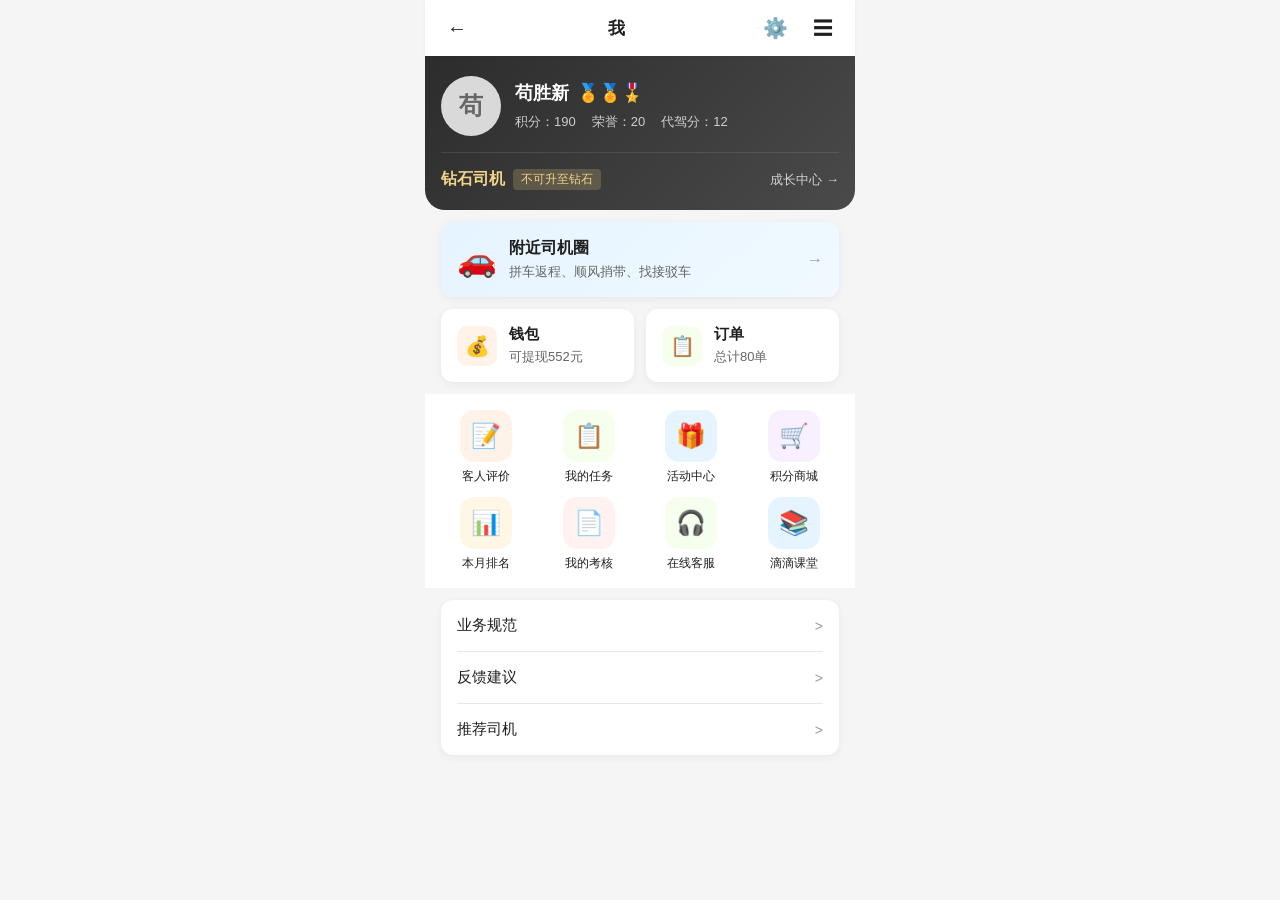
<file: index.html>
<!DOCTYPE html>
<html lang="zh-CN">
<head>
  <meta charset="UTF-8">
  <meta name="viewport" content="width=device-width, initial-scale=1.0, maximum-scale=1.0, user-scalable=no">
  <title>我</title>
  <link rel="stylesheet" href="css/style.css">
</head>
<body>
  <div class="app-container" style="padding-bottom:20px;">
    <div class="app-header">
      <div class="back-btn" onclick="goBack()">←</div>
      <div class="title">我</div>
      <div style="display:flex;gap:16px;">
        <div class="header-action">⚙️</div>
        <div class="header-action">☰</div>
      </div>
    </div>

    <!-- 个人信息卡 -->
    <div class="profile-card">
      <div class="profile-header">
        <div class="avatar avatar-lg" style="background:#d9d9d9;color:#666;">苟</div>
        <div style="flex:1;">
          <div class="name-row">
            <span>苟胜新</span>
            <span>🏅🏅🎖️</span>
          </div>
          <div class="stats-row">
            <span>积分：190</span>
            <span>荣誉：20</span>
            <span>代驾分：12</span>
          </div>
        </div>
      </div>
      <div class="level-row">
        <div class="level-badge">
          <span class="level-text">钻石司机</span>
          <span class="level-tag">不可升至钻石</span>
        </div>
        <div class="growth-link">成长中心 →</div>
      </div>
    </div>

    <!-- 附近司机圈入口 -->
    <a href="circle.html" class="card highlight-card" style="display:flex;align-items:center;gap:12px;">
      <div style="font-size:32px;">🚗</div>
      <div style="flex:1;">
        <div style="font-size:16px;font-weight:600;">附近司机圈</div>
        <div style="font-size:13px;color:var(--text-secondary);margin-top:4px;">拼车返程、顺风捎带、找接驳车</div>
      </div>
      <div class="arrow" style="color:var(--text-tertiary);">→</div>
    </a>

    <!-- 钱包/订单摘要 -->
    <div class="summary-cards">
      <div class="summary-card">
        <div class="icon wallet">💰</div>
        <div class="info">
          <div class="label">钱包</div>
          <div class="value">可提现552元</div>
        </div>
      </div>
      <div class="summary-card">
        <div class="icon order">📋</div>
        <div class="info">
          <div class="label">订单</div>
          <div class="value">总计80单</div>
        </div>
      </div>
    </div>

    <!-- 功能网格 -->
    <div class="feature-grid">
      <div class="feature-item">
        <div class="feature-icon" style="background:#fff2e8;">📝</div>
        <span class="feature-name">客人评价</span>
      </div>
      <div class="feature-item">
        <div class="feature-icon" style="background:#f6ffed;">📋</div>
        <span class="feature-name">我的任务</span>
      </div>
      <div class="feature-item">
        <div class="feature-icon" style="background:#e6f4ff;">🎁</div>
        <span class="feature-name">活动中心</span>
      </div>
      <div class="feature-item">
        <div class="feature-icon" style="background:#f9f0ff;">🛒</div>
        <span class="feature-name">积分商城</span>
      </div>
      <div class="feature-item">
        <div class="feature-icon" style="background:#fff7e6;">📊</div>
        <span class="feature-name">本月排名</span>
      </div>
      <div class="feature-item">
        <div class="feature-icon" style="background:#fff2f0;">📄</div>
        <span class="feature-name">我的考核</span>
      </div>
      <div class="feature-item">
        <div class="feature-icon" style="background:#f6ffed;">🎧</div>
        <span class="feature-name">在线客服</span>
      </div>
      <div class="feature-item">
        <div class="feature-icon" style="background:#e6f4ff;">📚</div>
        <span class="feature-name">滴滴课堂</span>
      </div>
    </div>

    <!-- 菜单列表 -->
    <div class="menu-list">
      <div class="menu-item">
        <div class="left">
          <span class="label">业务规范</span>
        </div>
        <span class="arrow">></span>
      </div>
      <div class="menu-item">
        <div class="left">
          <span class="label">反馈建议</span>
        </div>
        <span class="arrow">></span>
      </div>
      <div class="menu-item">
        <div class="left">
          <span class="label">推荐司机</span>
        </div>
        <span class="arrow">></span>
      </div>
    </div>
  </div>

  <script src="js/app.js"></script>
</body>
</html>
</file>
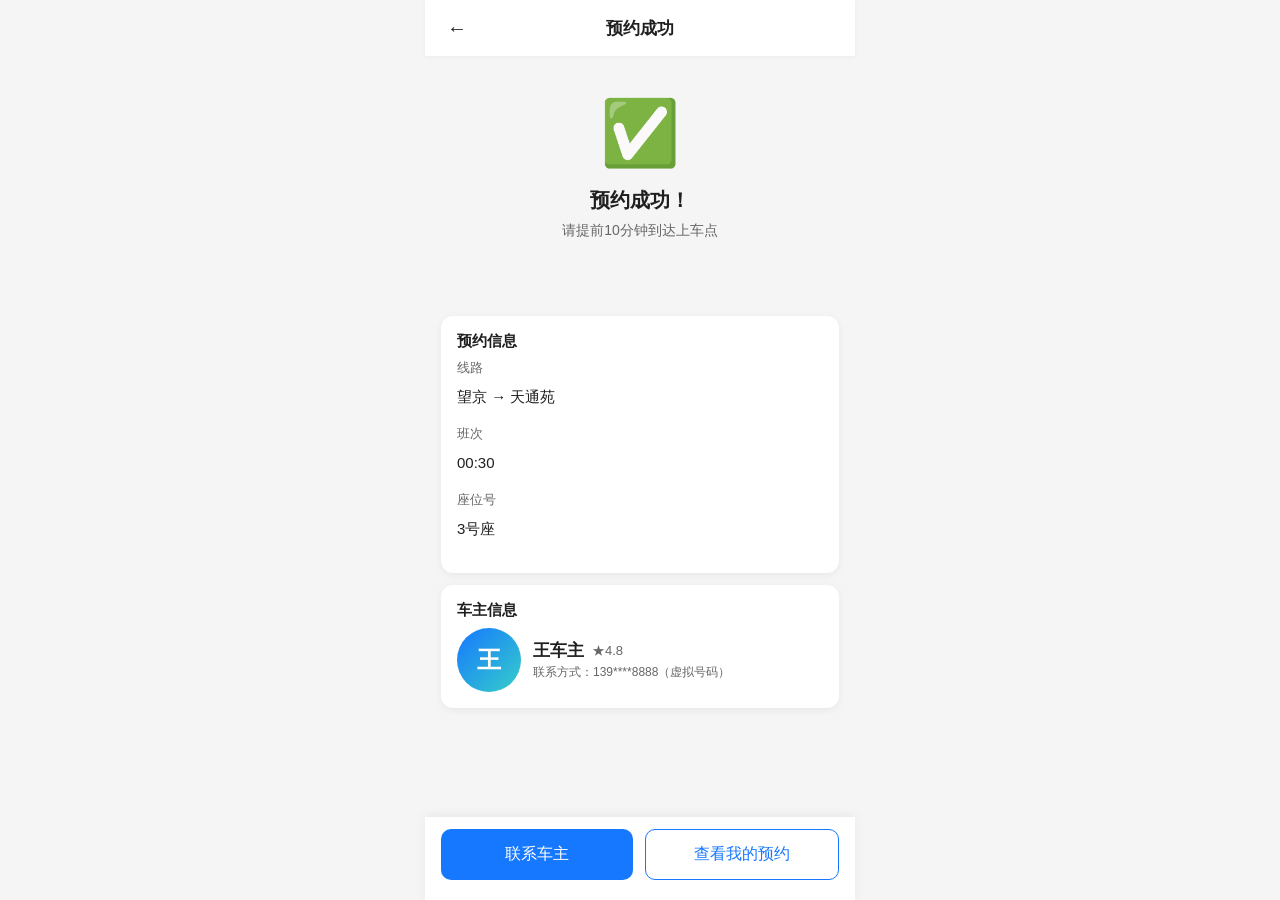
<file: booking-success.html>
<!DOCTYPE html>
<html lang="zh-CN">
<head>
  <meta charset="UTF-8">
  <meta name="viewport" content="width=device-width, initial-scale=1.0, maximum-scale=1.0, user-scalable=no">
  <title>预约成功</title>
  <link rel="stylesheet" href="css/style.css">
</head>
<body>
  <div class="app-container">
    <div class="app-header">
      <div class="back-btn" onclick="goBack()">←</div>
      <div class="title">预约成功</div>
      <div class="header-action"></div>
    </div>

    <div class="success-page">
      <div class="success-icon">✅</div>
      <div class="success-title">预约成功！</div>
      <div class="success-desc">请提前10分钟到达上车点</div>
    </div>

    <div class="card">
      <div class="card-title">预约信息</div>
      <div class="detail-section">
        <div class="section-title">线路</div>
        <div class="section-content">望京 → 天通苑</div>
      </div>
      <div class="detail-section">
        <div class="section-title">班次</div>
        <div class="section-content">00:30</div>
      </div>
      <div class="detail-section">
        <div class="section-title">座位号</div>
        <div class="section-content">3号座</div>
      </div>
    </div>

    <div class="card">
      <div class="card-title">车主信息</div>
      <div class="profile-small">
        <div class="avatar avatar-lg">王</div>
        <div class="info">
          <div class="name-row">
            <span style="font-size:17px;font-weight:600;">王车主</span>
            <span class="text-sm text-secondary">★4.8</span>
          </div>
          <div class="sub">联系方式：139****8888（虚拟号码）</div>
        </div>
      </div>
    </div>

    <div class="bottom-bar">
      <button class="btn btn-primary btn-block" onclick="showToast('正在拨出虚拟号码')">联系车主</button>
      <a href="circle.html" class="btn btn-outline btn-block">查看我的预约</a>
    </div>
  </div>

  <script src="js/app.js"></script>
</body>
</html>
</file>
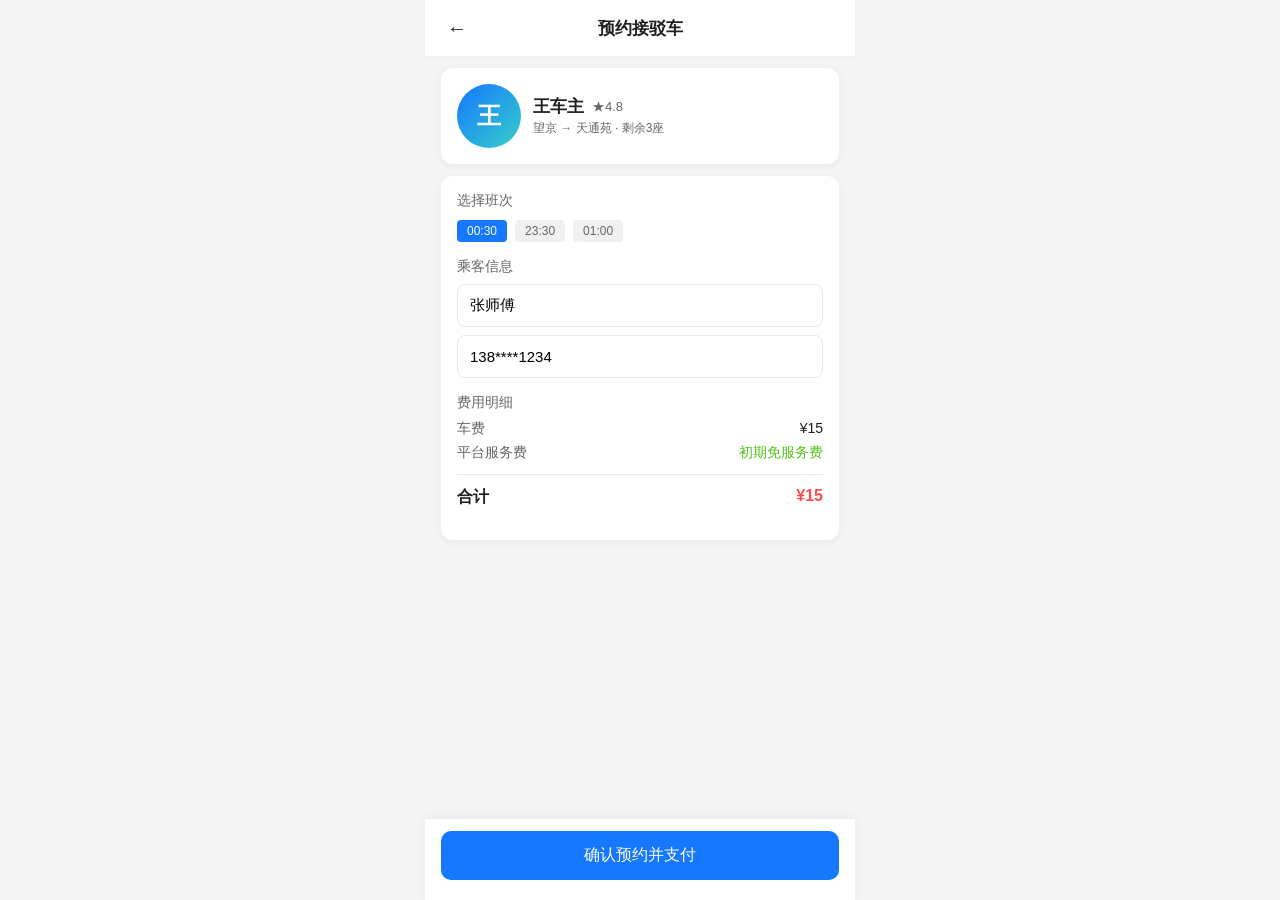
<file: booking.html>
<!DOCTYPE html>
<html lang="zh-CN">
<head>
  <meta charset="UTF-8">
  <meta name="viewport" content="width=device-width, initial-scale=1.0, maximum-scale=1.0, user-scalable=no">
  <title>预约接驳车</title>
  <link rel="stylesheet" href="css/style.css">
</head>
<body>
  <div class="app-container">
    <div class="app-header">
      <div class="back-btn" onclick="goBack()">←</div>
      <div class="title">预约接驳车</div>
      <div class="header-action"></div>
    </div>

    <div class="card">
      <div class="profile-small">
        <div class="avatar avatar-lg" id="owner-avatar">王</div>
        <div class="info">
          <div class="name-row">
            <span id="owner-name" style="font-size:17px;font-weight:600;">王车主</span>
            <span class="text-sm text-secondary">★<span id="owner-rating">4.8</span></span>
          </div>
          <div class="sub" id="line-info">望京 → 天通苑 · 剩余3座</div>
        </div>
      </div>
    </div>

    <div class="card">
      <div class="form-group">
        <label class="form-label">选择班次</label>
        <div id="time-options" class="time-tags">
          <span class="time-tag active" data-price="15">00:30</span>
          <span class="time-tag" data-price="15">23:30</span>
          <span class="time-tag" data-price="15">01:00</span>
        </div>
      </div>

      <div class="form-group">
        <label class="form-label">乘客信息</label>
        <input type="text" class="form-input mb-8" value="张师傅" placeholder="姓名">
        <input type="tel" class="form-input" value="138****1234" placeholder="手机号">
      </div>

      <div class="form-group">
        <label class="form-label">费用明细</label>
        <div style="display:flex;justify-content:space-between;font-size:14px;margin-bottom:6px;">
          <span class="text-secondary">车费</span>
          <span>¥<span id="price-fare">15</span></span>
        </div>
        <div style="display:flex;justify-content:space-between;font-size:14px;">
          <span class="text-secondary">平台服务费</span>
          <span style="color:var(--success);">初期免服务费</span>
        </div>
        <div style="display:flex;justify-content:space-between;font-size:16px;font-weight:600;margin-top:12px;padding-top:12px;border-top:1px solid var(--border);">
          <span>合计</span>
          <span style="color:var(--danger);">¥<span id="price-total">15</span></span>
        </div>
      </div>
    </div>

    <div class="bottom-bar">
      <button class="btn btn-primary btn-block" onclick="confirmBooking()">确认预约并支付</button>
    </div>
  </div>

  <script src="js/app.js"></script>
  <script>
    const shuttleId = getQueryParam('id') || '1';
    const shuttle = mockShuttles.find(s => String(s.id) === shuttleId) || mockShuttles[0];

    document.getElementById('owner-avatar').textContent = shuttle.owner.charAt(0);
    document.getElementById('owner-name').textContent = shuttle.owner;
    document.getElementById('owner-rating').textContent = shuttle.rating;
    document.getElementById('line-info').textContent = `${shuttle.line} · 剩余${shuttle.seats}座`;

    const timeContainer = document.getElementById('time-options');
    timeContainer.innerHTML = shuttle.times.map((t, i) =>
      `<span class="time-tag ${i === 0 ? 'active' : ''}" data-price="${shuttle.price}">${t}</span>`
    ).join('');

    document.getElementById('price-fare').textContent = shuttle.price;
    document.getElementById('price-total').textContent = shuttle.price;

    timeContainer.addEventListener('click', function(e) {
      if (e.target.classList.contains('time-tag')) {
        timeContainer.querySelectorAll('.time-tag').forEach(t => t.classList.remove('active'));
        e.target.classList.add('active');
      }
    });

    function confirmBooking() {
      showToast('正在调起支付...');
      setTimeout(() => {
        window.location.href = 'booking-success.html';
      }, 1200);
    }
  </script>
</body>
</html>
</file>
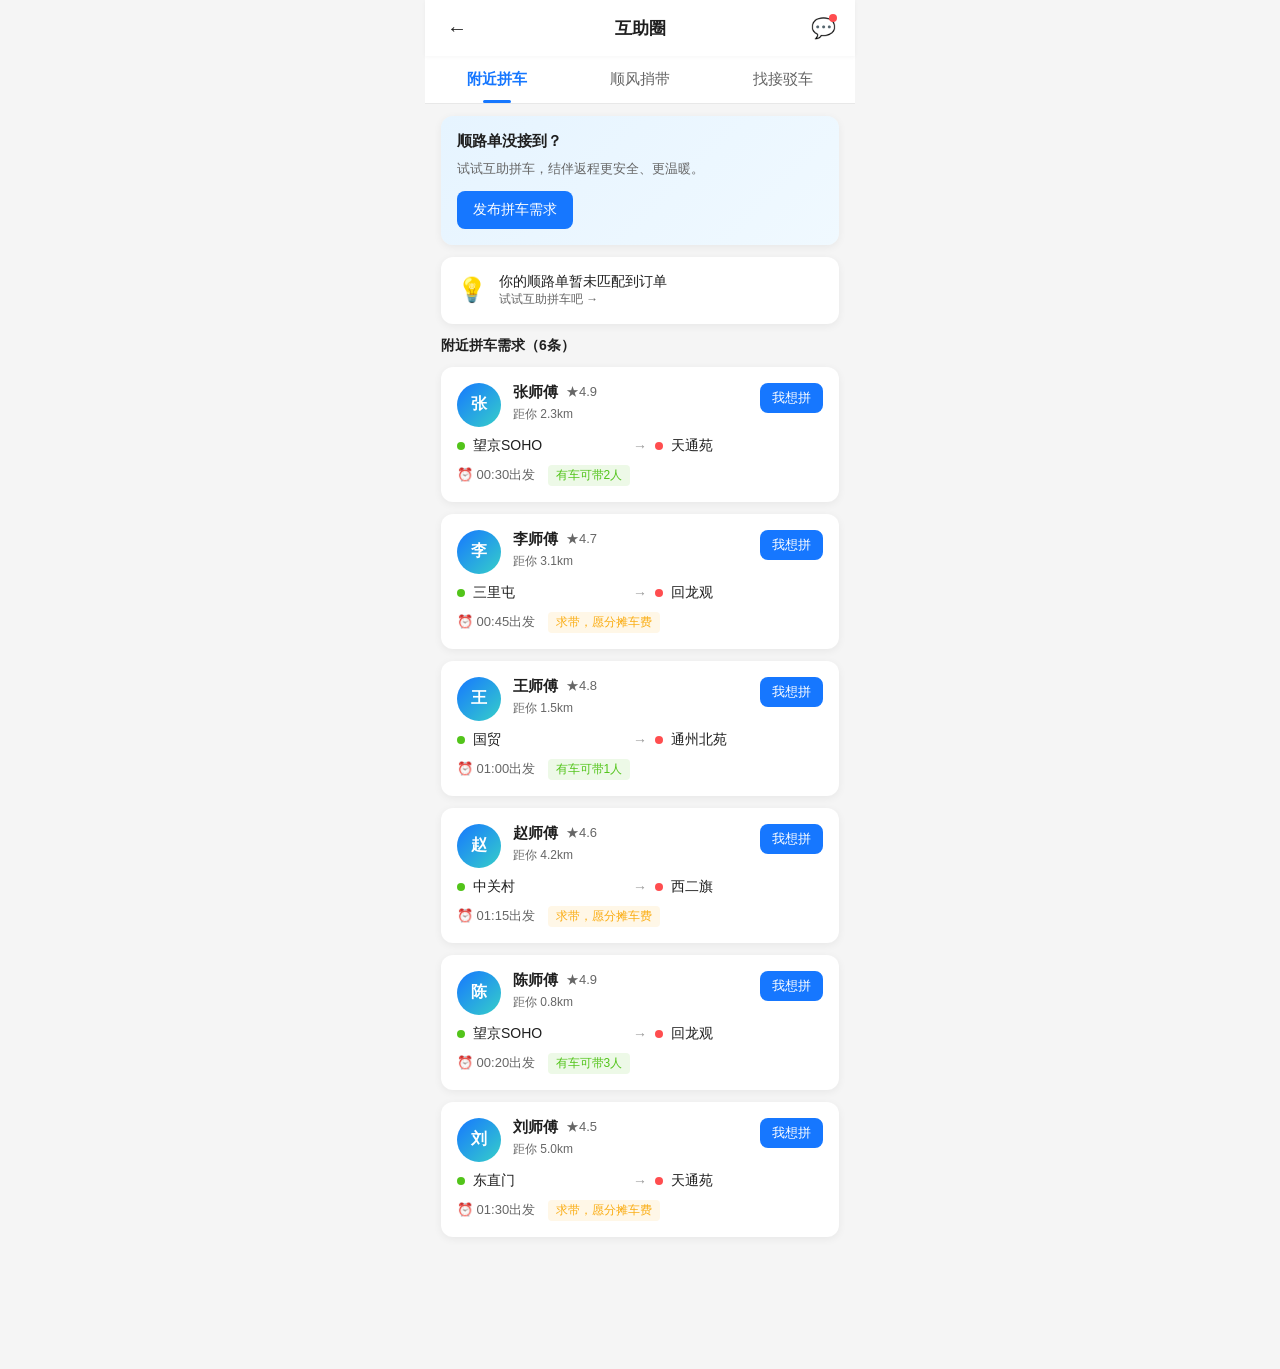
<file: circle.html>
<!DOCTYPE html>
<html lang="zh-CN">
<head>
  <meta charset="UTF-8">
  <meta name="viewport" content="width=device-width, initial-scale=1.0, maximum-scale=1.0, user-scalable=no">
  <title>互助圈</title>
  <link rel="stylesheet" href="css/style.css">
</head>
<body>
  <div class="app-container" style="padding-bottom:20px;">
    <div class="app-header">
      <div class="back-btn" onclick="goBack()">←</div>
      <div class="title">互助圈</div>
      <div class="header-action">
        💬
        <span class="badge"></span>
      </div>
    </div>

    <div class="tab-bar">
      <div class="tab active" data-target="#panel-carpool">附近拼车</div>
      <div class="tab" data-target="#panel-rideshare">顺风捎带</div>
      <div class="tab" data-target="#panel-shuttle">找接驳车</div>
    </div>

    <!-- 附近拼车 Tab -->
    <div id="panel-carpool" class="tab-panel active scroll-list">
      <div class="card" style="background:linear-gradient(135deg,#e6f4ff,#f0f9ff);">
        <div class="card-title">顺路单没接到？</div>
        <div class="card-desc">试试互助拼车，结伴返程更安全、更温暖。</div>
        <a href="publish.html" class="btn btn-primary" style="margin-top:12px;">发布拼车需求</a>
      </div>

      <div class="card" style="display:flex;align-items:center;gap:12px;">
        <div style="font-size:24px;">💡</div>
        <div style="flex:1;">
          <div style="font-size:14px;font-weight:500;">你的顺路单暂未匹配到订单</div>
          <div style="font-size:12px;color:var(--text-secondary);">试试互助拼车吧 →</div>
        </div>
      </div>

      <div style="margin:0 16px 8px;">
        <span style="font-size:14px;font-weight:600;">附近拼车需求（6条）</span>
      </div>

      <div class="card carpool-card">
        <div class="list-item">
          <div class="avatar">张</div>
          <div class="content">
            <div class="name-row" style="display:flex;align-items:center;gap:8px;">
              <span class="name">张师傅</span>
              <span class="text-sm text-secondary">★4.9</span>
            </div>
            <div class="meta">距你 2.3km</div>
          </div>
          <div class="action">
            <a href="detail.html?id=1" class="btn btn-primary btn-sm">我想拼</a>
          </div>
        </div>
        <div class="route-line">
          <span class="dot start"></span>
          <span class="addr">望京SOHO</span>
          <span class="arrow">→</span>
          <span class="dot end"></span>
          <span class="addr">天通苑</span>
        </div>
        <div style="display:flex;justify-content:space-between;align-items:center;">
          <div>
            <span class="text-sm text-secondary">⏰ 00:30出发</span>
            <span class="tag tag-success" style="margin-left:8px;">有车可带2人</span>
          </div>
        </div>
      </div>

      <div class="card carpool-card">
        <div class="list-item">
          <div class="avatar">李</div>
          <div class="content">
            <div class="name-row" style="display:flex;align-items:center;gap:8px;">
              <span class="name">李师傅</span>
              <span class="text-sm text-secondary">★4.7</span>
            </div>
            <div class="meta">距你 3.1km</div>
          </div>
          <div class="action">
            <a href="detail.html?id=2" class="btn btn-primary btn-sm">我想拼</a>
          </div>
        </div>
        <div class="route-line">
          <span class="dot start"></span>
          <span class="addr">三里屯</span>
          <span class="arrow">→</span>
          <span class="dot end"></span>
          <span class="addr">回龙观</span>
        </div>
        <div style="display:flex;justify-content:space-between;align-items:center;">
          <div>
            <span class="text-sm text-secondary">⏰ 00:45出发</span>
            <span class="tag tag-warning" style="margin-left:8px;">求带，愿分摊车费</span>
          </div>
        </div>
      </div>

      <div class="card carpool-card">
        <div class="list-item">
          <div class="avatar">王</div>
          <div class="content">
            <div class="name-row" style="display:flex;align-items:center;gap:8px;">
              <span class="name">王师傅</span>
              <span class="text-sm text-secondary">★4.8</span>
            </div>
            <div class="meta">距你 1.5km</div>
          </div>
          <div class="action">
            <a href="detail.html?id=3" class="btn btn-primary btn-sm">我想拼</a>
          </div>
        </div>
        <div class="route-line">
          <span class="dot start"></span>
          <span class="addr">国贸</span>
          <span class="arrow">→</span>
          <span class="dot end"></span>
          <span class="addr">通州北苑</span>
        </div>
        <div style="display:flex;justify-content:space-between;align-items:center;">
          <div>
            <span class="text-sm text-secondary">⏰ 01:00出发</span>
            <span class="tag tag-success" style="margin-left:8px;">有车可带1人</span>
          </div>
        </div>
      </div>

      <div class="card carpool-card">
        <div class="list-item">
          <div class="avatar">赵</div>
          <div class="content">
            <div class="name-row" style="display:flex;align-items:center;gap:8px;">
              <span class="name">赵师傅</span>
              <span class="text-sm text-secondary">★4.6</span>
            </div>
            <div class="meta">距你 4.2km</div>
          </div>
          <div class="action">
            <a href="detail.html?id=4" class="btn btn-primary btn-sm">我想拼</a>
          </div>
        </div>
        <div class="route-line">
          <span class="dot start"></span>
          <span class="addr">中关村</span>
          <span class="arrow">→</span>
          <span class="dot end"></span>
          <span class="addr">西二旗</span>
        </div>
        <div style="display:flex;justify-content:space-between;align-items:center;">
          <div>
            <span class="text-sm text-secondary">⏰ 01:15出发</span>
            <span class="tag tag-warning" style="margin-left:8px;">求带，愿分摊车费</span>
          </div>
        </div>
      </div>

      <div class="card carpool-card">
        <div class="list-item">
          <div class="avatar">陈</div>
          <div class="content">
            <div class="name-row" style="display:flex;align-items:center;gap:8px;">
              <span class="name">陈师傅</span>
              <span class="text-sm text-secondary">★4.9</span>
            </div>
            <div class="meta">距你 0.8km</div>
          </div>
          <div class="action">
            <a href="detail.html?id=5" class="btn btn-primary btn-sm">我想拼</a>
          </div>
        </div>
        <div class="route-line">
          <span class="dot start"></span>
          <span class="addr">望京SOHO</span>
          <span class="arrow">→</span>
          <span class="dot end"></span>
          <span class="addr">回龙观</span>
        </div>
        <div style="display:flex;justify-content:space-between;align-items:center;">
          <div>
            <span class="text-sm text-secondary">⏰ 00:20出发</span>
            <span class="tag tag-success" style="margin-left:8px;">有车可带3人</span>
          </div>
        </div>
      </div>

      <div class="card carpool-card">
        <div class="list-item">
          <div class="avatar">刘</div>
          <div class="content">
            <div class="name-row" style="display:flex;align-items:center;gap:8px;">
              <span class="name">刘师傅</span>
              <span class="text-sm text-secondary">★4.5</span>
            </div>
            <div class="meta">距你 5.0km</div>
          </div>
          <div class="action">
            <a href="detail.html?id=6" class="btn btn-primary btn-sm">我想拼</a>
          </div>
        </div>
        <div class="route-line">
          <span class="dot start"></span>
          <span class="addr">东直门</span>
          <span class="arrow">→</span>
          <span class="dot end"></span>
          <span class="addr">天通苑</span>
        </div>
        <div style="display:flex;justify-content:space-between;align-items:center;">
          <div>
            <span class="text-sm text-secondary">⏰ 01:30出发</span>
            <span class="tag tag-warning" style="margin-left:8px;">求带，愿分摊车费</span>
          </div>
        </div>
      </div>
    </div>

    <!-- 顺风捎带 Tab -->
    <div id="panel-rideshare" class="tab-panel scroll-list">
      <div class="card" style="background:linear-gradient(135deg,#fff7e6,#fffbe6);">
        <div class="card-title">顺风捎带 · 自动匹配</div>
        <div class="card-desc">
          当同行司机接到顺路单，系统会自动把顺路的你捎上。车主车上本来就有空位，不产生额外成本。
        </div>
      </div>

      <div style="margin:0 16px 8px;">
        <span style="font-size:14px;font-weight:600;">当前可匹配的顺风车（3条）</span>
      </div>

      <div class="card rideshare-card">
        <div class="list-item">
          <div class="avatar">张</div>
          <div class="content">
            <div class="name-row" style="display:flex;align-items:center;gap:8px;">
              <span class="name">张师傅 的顺路单</span>
              <span class="tag tag-primary">顺风捎带</span>
            </div>
            <div class="meta">距你2.3km · 可捎带1人</div>
          </div>
          <div class="action">
            <button class="btn btn-primary btn-sm" onclick="demoMatch('driverB')">申请搭车</button>
          </div>
        </div>
        <div class="route-line">
          <span class="dot start"></span>
          <span class="addr">望京SOHO附近</span>
          <span class="arrow">→</span>
          <span class="dot end"></span>
          <span class="addr">天通苑</span>
        </div>
        <div style="display:flex;justify-content:space-between;align-items:center;">
          <div>
            <span class="text-sm text-secondary">⏰ 00:30 到达</span>
            <span class="text-sm" style="margin-left:12px;color:var(--danger);font-weight:600;">建议费用：15元</span>
          </div>
        </div>
      </div>

      <div class="card rideshare-card">
        <div class="list-item">
          <div class="avatar">王</div>
          <div class="content">
            <div class="name-row" style="display:flex;align-items:center;gap:8px;">
              <span class="name">王师傅 的顺路单</span>
              <span class="tag tag-primary">顺风捎带</span>
            </div>
            <div class="meta">距你3.5km · 可捎带2人</div>
          </div>
          <div class="action">
            <button class="btn btn-primary btn-sm" onclick="demoMatch('driverB')">申请搭车</button>
          </div>
        </div>
        <div class="route-line">
          <span class="dot start"></span>
          <span class="addr">三里屯附近</span>
          <span class="arrow">→</span>
          <span class="dot end"></span>
          <span class="addr">回龙观</span>
        </div>
        <div style="display:flex;justify-content:space-between;align-items:center;">
          <div>
            <span class="text-sm text-secondary">⏰ 00:45 到达</span>
            <span class="text-sm" style="margin-left:12px;color:var(--danger);font-weight:600;">建议费用：18元</span>
          </div>
        </div>
      </div>

      <div class="card rideshare-card">
        <div class="list-item">
          <div class="avatar">李</div>
          <div class="content">
            <div class="name-row" style="display:flex;align-items:center;gap:8px;">
              <span class="name">李师傅 的顺路单</span>
              <span class="tag tag-primary">顺风捎带</span>
            </div>
            <div class="meta">距你1.8km · 可捎带1人</div>
          </div>
          <div class="action">
            <button class="btn btn-primary btn-sm" onclick="demoMatch('driverB')">申请搭车</button>
          </div>
        </div>
        <div class="route-line">
          <span class="dot start"></span>
          <span class="addr">国贸附近</span>
          <span class="arrow">→</span>
          <span class="dot end"></span>
          <span class="addr">通州北苑</span>
        </div>
        <div style="display:flex;justify-content:space-between;align-items:center;">
          <div>
            <span class="text-sm text-secondary">⏰ 01:00 到达</span>
            <span class="text-sm" style="margin-left:12px;color:var(--danger);font-weight:600;">建议费用：12元</span>
          </div>
        </div>
      </div>

      <div class="card" style="text-align:center;">
        <div class="text-sm text-secondary">想体验系统自动匹配的弹窗流程？点击下方按钮模拟。</div>
        <div style="display:flex;gap:10px;margin-top:12px;">
          <button class="btn btn-outline" style="flex:1;" onclick="demoMatch('driverA')">模拟车主视角</button>
          <button class="btn btn-outline" style="flex:1;" onclick="demoMatch('driverB')">模拟乘客视角</button>
        </div>
      </div>
    </div>

    <!-- 找接驳车 Tab -->
    <div id="panel-shuttle" class="tab-panel scroll-list">
      <div class="card" style="padding:12px 16px;">
        <div style="display:flex;gap:10px;">
          <span class="tag tag-primary">按线路筛选</span>
          <span class="tag tag-primary">按时间筛选</span>
          <span class="tag tag-primary">按价格排序</span>
        </div>
      </div>

      <div style="margin:0 16px 8px;">
        <span style="font-size:14px;font-weight:600;">推荐线路（5条）</span>
      </div>

      <div class="card shuttle-card">
        <div class="shuttle-line">
          <span class="line-name">望京 → 天通苑</span>
          <span class="price">💰 15元/人</span>
        </div>
        <div class="time-tags">
          <span class="time-tag">⏰ 00:30</span>
          <span class="time-tag">⏰ 23:30</span>
          <span class="time-tag">⏰ 01:00</span>
        </div>
        <div style="display:flex;justify-content:space-between;align-items:center;margin-top:8px;">
          <div class="text-sm text-secondary">剩余3座 · 王车主 ★4.8 · 五菱宏光 7座</div>
          <a href="booking.html?id=1" class="btn btn-primary btn-sm">预约</a>
        </div>
      </div>

      <div class="card shuttle-card">
        <div class="shuttle-line">
          <span class="line-name">国贸 → 通州北苑</span>
          <span class="price">💰 12元/人</span>
        </div>
        <div class="time-tags">
          <span class="time-tag">⏰ 00:00</span>
          <span class="time-tag">⏰ 00:45</span>
          <span class="time-tag">⏰ 01:30</span>
        </div>
        <div style="display:flex;justify-content:space-between;align-items:center;margin-top:8px;">
          <div class="text-sm text-secondary">剩余2座 · 刘车主 ★4.9 · 比亚迪宋 5座</div>
          <a href="booking.html?id=2" class="btn btn-primary btn-sm">预约</a>
        </div>
      </div>

      <div class="card shuttle-card">
        <div class="shuttle-line">
          <span class="line-name">三里屯 → 回龙观</span>
          <span class="price">💰 18元/人</span>
        </div>
        <div class="time-tags">
          <span class="time-tag">⏰ 23:50</span>
          <span class="time-tag">⏰ 00:40</span>
          <span class="time-tag">⏰ 01:20</span>
        </div>
        <div style="display:flex;justify-content:space-between;align-items:center;margin-top:8px;">
          <div class="text-sm text-secondary">剩余4座 · 陈车主 ★4.7 · 别克GL8 7座</div>
          <a href="booking.html?id=3" class="btn btn-primary btn-sm">预约</a>
        </div>
      </div>

      <div class="card shuttle-card">
        <div class="shuttle-line">
          <span class="line-name">中关村 → 西二旗</span>
          <span class="price">💰 10元/人</span>
        </div>
        <div class="time-tags">
          <span class="time-tag">⏰ 00:15</span>
          <span class="time-tag">⏰ 01:00</span>
        </div>
        <div style="display:flex;justify-content:space-between;align-items:center;margin-top:8px;">
          <div class="text-sm text-secondary">剩余5座 · 杨车主 ★4.8 · 大众帕萨特 5座</div>
          <a href="booking.html?id=4" class="btn btn-primary btn-sm">预约</a>
        </div>
      </div>

      <div class="card shuttle-card">
        <div class="shuttle-line">
          <span class="line-name">东直门 → 天通苑</span>
          <span class="price">💰 16元/人</span>
        </div>
        <div class="time-tags">
          <span class="time-tag">⏰ 23:40</span>
          <span class="time-tag">⏰ 00:30</span>
          <span class="time-tag">⏰ 01:10</span>
        </div>
        <div style="display:flex;justify-content:space-between;align-items:center;margin-top:8px;">
          <div class="text-sm text-secondary">剩余1座 · 周车主 ★4.6 · 丰田凯美瑞 5座</div>
          <a href="booking.html?id=5" class="btn btn-primary btn-sm">预约</a>
        </div>
      </div>

      <div class="card" style="text-align:center;">
        <div class="text-sm text-secondary">有闲置车辆？成为接驳车车主，帮助更多司机返程。</div>
        <button class="btn btn-outline mt-12" style="width:100%;">成为接驳车车主</button>
      </div>
    </div>
  </div>

  <!-- 顺风捎带：车主视角弹窗 -->
  <div class="modal-overlay" id="modal-driverA" data-close-on-click="false">
    <div class="modal">
      <div class="modal-icon">🔔</div>
      <div class="modal-title">捎带同行司机</div>
      <div class="modal-desc" style="text-align:left;">
        <p>司机B想搭你的顺风车回家</p>
        <p style="margin-top:8px;">他的目的地：<strong>天通苑</strong>（在你家附近）</p>
        <p style="margin-top:8px;">他愿意支付：<strong style="color:var(--danger);">15元</strong></p>
      </div>
      <div class="modal-actions">
        <button class="btn btn-gray" onclick="closeModal('#modal-driverA');showToast('已忽略该请求')">算了</button>
        <button class="btn btn-primary" onclick="closeModal('#modal-driverA');showToast('已同意，正在通知B司机')">愿意捎带</button>
      </div>
    </div>
  </div>

  <!-- 顺风捎带：乘客视角弹窗 -->
  <div class="modal-overlay" id="modal-driverB" data-close-on-click="false">
    <div class="modal">
      <div class="modal-icon">🚗</div>
      <div class="modal-title">找到顺风车！</div>
      <div class="modal-desc" style="text-align:left;">
        <p>司机A刚接到顺路单</p>
        <p style="margin-top:8px;">终点在你家附近（<strong>天通苑</strong>）</p>
        <p style="margin-top:8px;">建议费用：<strong style="color:var(--danger);">15元</strong></p>
      </div>
      <div class="modal-actions">
        <button class="btn btn-gray" onclick="closeModal('#modal-driverB');showToast('已关闭推荐')">不感兴趣</button>
        <button class="btn btn-primary" onclick="closeModal('#modal-driverB');showToast('申请已发送，等待A司机确认')">申请搭车</button>
      </div>
    </div>
  </div>

  <script src="js/app.js"></script>
  <script>
    function switchTab(panelId) {
      document.querySelectorAll('.tab').forEach(t => t.classList.remove('active'));
      document.querySelectorAll('.tab-panel').forEach(p => p.classList.remove('active'));
      document.querySelector(`.tab[data-target="#${panelId}"]`)?.classList.add('active');
      document.getElementById(panelId)?.classList.add('active');
    }

    function demoMatch(role) {
      if (role === 'driverA') {
        openModal('#modal-driverA');
      } else {
        openModal('#modal-driverB');
      }
    }
  </script>
</body>
</html>
</file>
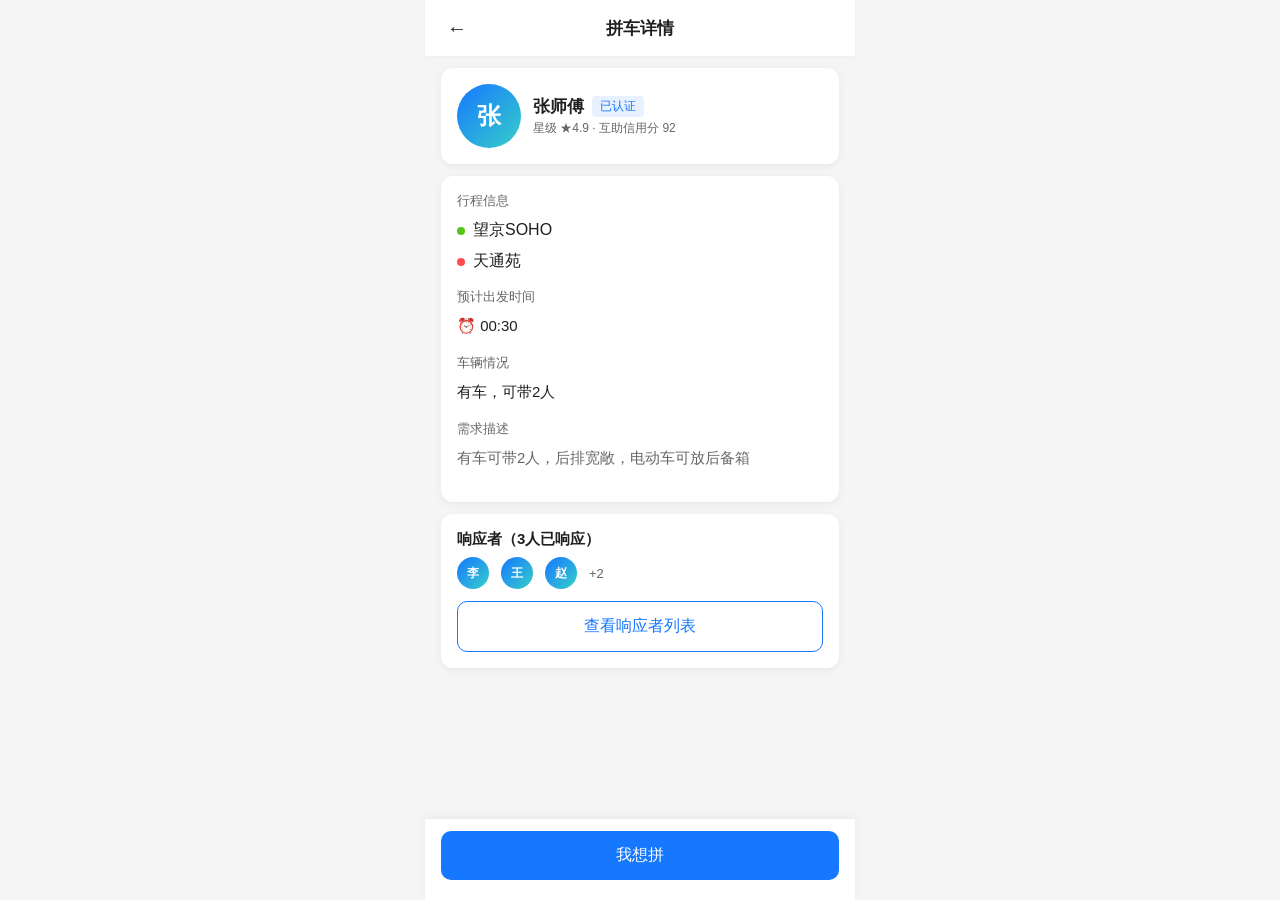
<file: detail.html>
<!DOCTYPE html>
<html lang="zh-CN">
<head>
  <meta charset="UTF-8">
  <meta name="viewport" content="width=device-width, initial-scale=1.0, maximum-scale=1.0, user-scalable=no">
  <title>拼车详情</title>
  <link rel="stylesheet" href="css/style.css">
</head>
<body>
  <div class="app-container">
    <div class="app-header">
      <div class="back-btn" onclick="goBack()">←</div>
      <div class="title">拼车详情</div>
      <div class="header-action"></div>
    </div>

    <div class="card">
      <div class="profile-small">
        <div class="avatar avatar-lg" id="publisher-avatar">张</div>
        <div class="info">
          <div class="name-row">
            <span id="publisher-name" style="font-size:17px;font-weight:600;">张师傅</span>
            <span class="tag tag-primary">已认证</span>
          </div>
          <div class="sub">
            星级 ★<span id="publisher-rating">4.9</span> · 互助信用分 <span id="publisher-credit">92</span>
          </div>
        </div>
      </div>
    </div>

    <div class="card">
      <div class="detail-section">
        <div class="section-title">行程信息</div>
        <div class="route-line" style="font-size:16px;">
          <span class="dot start"></span>
          <span class="addr" id="from-addr">望京SOHO</span>
        </div>
        <div class="route-line" style="font-size:16px;">
          <span class="dot end"></span>
          <span class="addr" id="to-addr">天通苑</span>
        </div>
      </div>
      <div class="detail-section">
        <div class="section-title">预计出发时间</div>
        <div class="section-content">⏰ <span id="depart-time">00:30</span></div>
      </div>
      <div class="detail-section">
        <div class="section-title">车辆情况</div>
        <div class="section-content" id="car-info">有车，可带2人</div>
      </div>
      <div class="detail-section">
        <div class="section-title">需求描述</div>
        <div class="section-content text-secondary" id="remark">有车可带2人，后排宽敞</div>
      </div>
    </div>

    <div class="card">
      <div class="card-title">响应者（3人已响应）</div>
      <div style="display:flex;align-items:center;gap:12px;">
        <div class="avatar avatar-sm">李</div>
        <div class="avatar avatar-sm">王</div>
        <div class="avatar avatar-sm">赵</div>
        <span class="text-sm text-secondary">+2</span>
      </div>
      <a href="responders.html" class="btn btn-outline btn-block" style="margin-top:12px;">查看响应者列表</a>
    </div>

    <div class="bottom-bar">
      <button class="btn btn-primary btn-block" id="btn-want" onclick="openModal('#modal-confirm')">我想拼</button>
    </div>
  </div>

  <!-- 确认弹窗 -->
  <div class="modal-overlay" id="modal-confirm" data-close-on-click="false">
    <div class="modal">
      <div class="modal-icon">🤝</div>
      <div class="modal-title">确认发起拼车请求？</div>
      <div class="modal-desc">
        发送后，发布者将收到你的响应，你们可以通过App内IM沟通细节。
      </div>
      <div class="modal-actions">
        <button class="btn btn-gray" onclick="closeModal('#modal-confirm')">再想想</button>
        <button class="btn btn-primary" onclick="submitWant()">确认发送</button>
      </div>
    </div>
  </div>

  <script src="js/app.js"></script>
  <script>
    const id = getQueryParam('id') || '1';
    const item = mockCarpools.find(c => String(c.id) === id) || mockCarpools[0];

    document.getElementById('publisher-avatar').textContent = item.initial;
    document.getElementById('publisher-name').textContent = item.name;
    document.getElementById('publisher-rating').textContent = item.rating;
    document.getElementById('publisher-credit').textContent = item.credit;
    document.getElementById('from-addr').textContent = item.from;
    document.getElementById('to-addr').textContent = item.to;
    document.getElementById('depart-time').textContent = item.time;
    document.getElementById('car-info').textContent = item.hasCar
      ? `有车，可带${item.seats}人`
      : '无车，求带';
    document.getElementById('remark').textContent = item.remark;

    function submitWant() {
      closeModal('#modal-confirm');
      const btn = document.getElementById('btn-want');
      btn.textContent = '已发送请求，等待确认';
      btn.classList.remove('btn-primary');
      btn.classList.add('btn-gray');
      btn.disabled = true;
      showToast('请求发送成功');
    }
  </script>
</body>
</html>
</file>
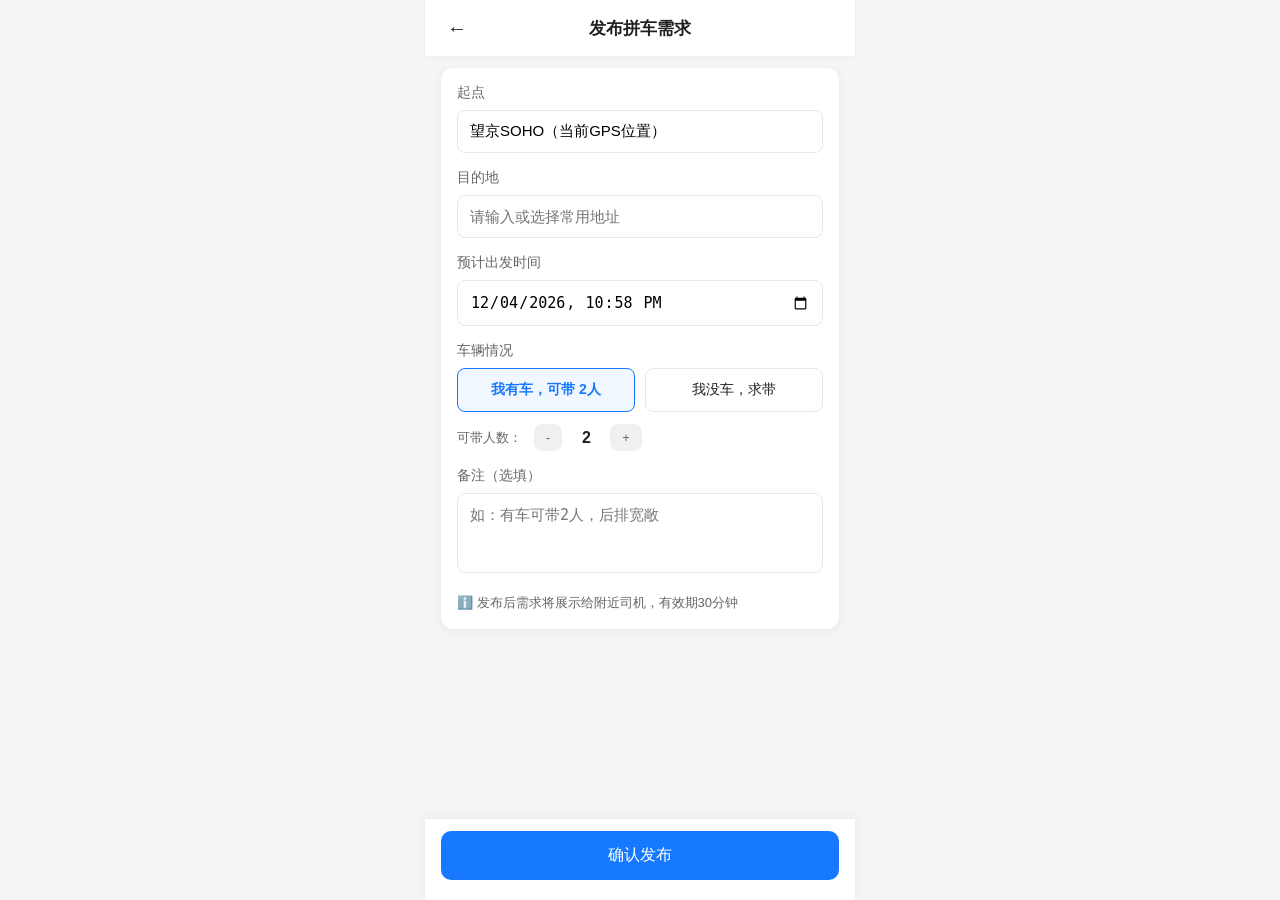
<file: publish.html>
<!DOCTYPE html>
<html lang="zh-CN">
<head>
  <meta charset="UTF-8">
  <meta name="viewport" content="width=device-width, initial-scale=1.0, maximum-scale=1.0, user-scalable=no">
  <title>发布拼车需求</title>
  <link rel="stylesheet" href="css/style.css">
</head>
<body>
  <div class="app-container">
    <div class="app-header">
      <div class="back-btn" onclick="goBack()">←</div>
      <div class="title">发布拼车需求</div>
      <div class="header-action"></div>
    </div>

    <div class="card">
      <div class="form-group">
        <label class="form-label">起点</label>
        <input type="text" class="form-input" id="start-addr" value="望京SOHO（当前GPS位置）">
      </div>

      <div class="form-group">
        <label class="form-label">目的地</label>
        <input type="text" class="form-input" id="end-addr" placeholder="请输入或选择常用地址">
      </div>

      <div class="form-group">
        <label class="form-label">预计出发时间</label>
        <input type="datetime-local" class="form-input" id="depart-time">
      </div>

      <div class="form-group">
        <label class="form-label">车辆情况</label>
        <div class="option-group">
          <div class="option active" data-show="#seats-control" data-hide="">
            我有车，可带
            <span id="seats-count">2</span>人
          </div>
          <div class="option" data-hide="#seats-control">我没车，求带</div>
        </div>
        <div id="seats-control" style="margin-top:12px;display:flex;align-items:center;gap:12px;">
          <span class="text-sm text-secondary">可带人数：</span>
          <button type="button" class="btn btn-gray btn-sm" onclick="changeSeats(-1)">-</button>
          <span id="seats-display" style="font-size:16px;font-weight:600;width:24px;text-align:center;">2</span>
          <button type="button" class="btn btn-gray btn-sm" onclick="changeSeats(1)">+</button>
        </div>
      </div>

      <div class="form-group">
        <label class="form-label">备注（选填）</label>
        <textarea class="form-input form-textarea" placeholder="如：有车可带2人，后排宽敞"></textarea>
      </div>

      <div class="text-sm text-secondary" style="line-height:1.5;">
        ℹ️ 发布后需求将展示给附近司机，有效期30分钟
      </div>
    </div>

    <div class="bottom-bar">
      <button class="btn btn-primary btn-block" onclick="publishNeed()">确认发布</button>
    </div>
  </div>

  <script src="js/app.js"></script>
  <script>
    let seats = 2;

    function changeSeats(delta) {
      seats = Math.max(1, Math.min(4, seats + delta));
      document.getElementById('seats-display').textContent = seats;
      document.getElementById('seats-count').textContent = seats;
    }

    function setDefaultTime() {
      const now = new Date();
      now.setMinutes(now.getMinutes() + 30);
      const iso = now.toISOString().slice(0, 16);
      document.getElementById('depart-time').value = iso;
    }

    function publishNeed() {
      const end = document.getElementById('end-addr').value.trim();
      if (!end) {
        showToast('请填写目的地');
        return;
      }
      showToast('发布成功，正在为你匹配同路司机');
      setTimeout(() => {
        window.location.href = 'circle.html?published=1';
      }, 1500);
    }

    document.addEventListener('DOMContentLoaded', setDefaultTime);
  </script>
</body>
</html>
</file>
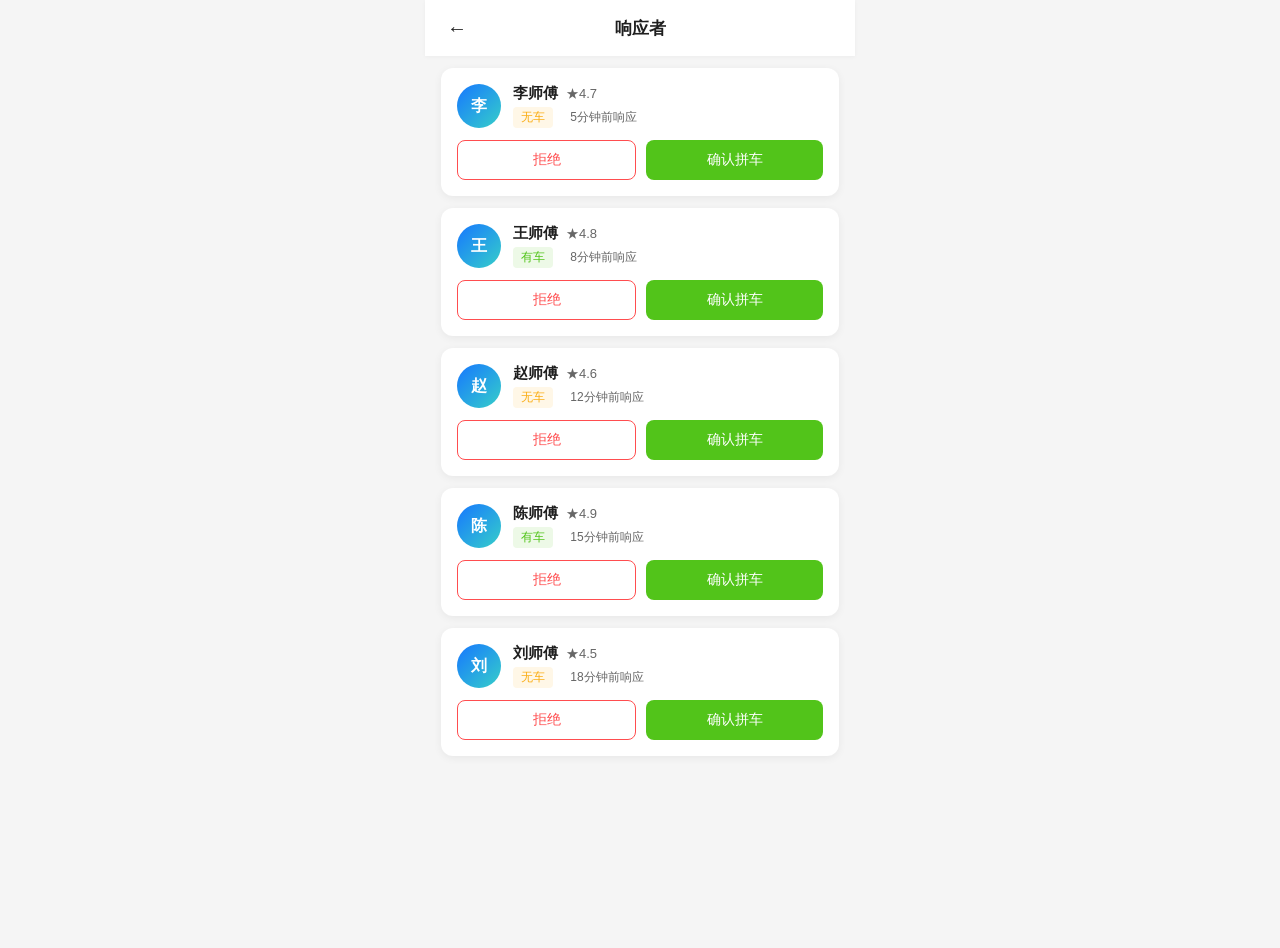
<file: responders.html>
<!DOCTYPE html>
<html lang="zh-CN">
<head>
  <meta charset="UTF-8">
  <meta name="viewport" content="width=device-width, initial-scale=1.0, maximum-scale=1.0, user-scalable=no">
  <title>响应者列表</title>
  <link rel="stylesheet" href="css/style.css">
</head>
<body>
  <div class="app-container">
    <div class="app-header">
      <div class="back-btn" onclick="goBack()">←</div>
      <div class="title">响应者</div>
      <div class="header-action"></div>
    </div>

    <div id="responder-list" class="scroll-list"></div>
  </div>

  <script src="js/app.js"></script>
  <script>
    const responders = [
      { name: '李师傅', initial: '李', rating: 4.7, hasCar: false, time: '5分钟前' },
      { name: '王师傅', initial: '王', rating: 4.8, hasCar: true, time: '8分钟前' },
      { name: '赵师傅', initial: '赵', rating: 4.6, hasCar: false, time: '12分钟前' },
      { name: '陈师傅', initial: '陈', rating: 4.9, hasCar: true, time: '15分钟前' },
      { name: '刘师傅', initial: '刘', rating: 4.5, hasCar: false, time: '18分钟前' }
    ];

    function renderResponders() {
      const container = document.getElementById('responder-list');
      container.innerHTML = responders.map((r, index) => `
        <div class="card responder-card" data-index="${index}">
          <div class="list-item">
            <div class="avatar">${r.initial}</div>
            <div class="content">
              <div class="name-row" style="display:flex;align-items:center;gap:8px;">
                <span class="name">${r.name}</span>
                <span class="text-sm text-secondary">★${r.rating}</span>
              </div>
              <div class="meta">
                <span class="tag tag-${r.hasCar ? 'success' : 'warning'}">${r.hasCar ? '有车' : '无车'}</span>
                <span style="margin-left:8px;">${r.time}响应</span>
              </div>
            </div>
          </div>
          <div style="display:flex;gap:10px;margin-top:12px;">
            <button class="btn btn-danger" style="flex:1;" onclick="rejectResponder(this)">拒绝</button>
            <button class="btn btn-success" style="flex:1;" onclick="confirmResponder(this)">确认拼车</button>
          </div>
        </div>
      `).join('');
    }

    function confirmResponder(btn) {
      openModal('#modal-match');
    }

    function rejectResponder(btn) {
      const card = btn.closest('.responder-card');
      card.style.opacity = '0.5';
      setTimeout(() => card.remove(), 300);
      showToast('已拒绝该响应者');
    }

    function goSuccess() {
      closeModal('#modal-match');
      window.location.href = 'success.html';
    }

    document.addEventListener('DOMContentLoaded', renderResponders);
  </script>

  <div class="modal-overlay" id="modal-match" data-close-on-click="false">
    <div class="modal">
      <div class="modal-icon">🎉</div>
      <div class="modal-title">确认拼车？</div>
      <div class="modal-desc">
        确认后双方将收到通知并展示虚拟号码，其他响应者将收到“已被匹配”通知。
      </div>
      <div class="modal-actions">
        <button class="btn btn-gray" onclick="closeModal('#modal-match')">取消</button>
        <button class="btn btn-success" onclick="goSuccess()">确认</button>
      </div>
    </div>
  </div>
</body>
</html>
</file>
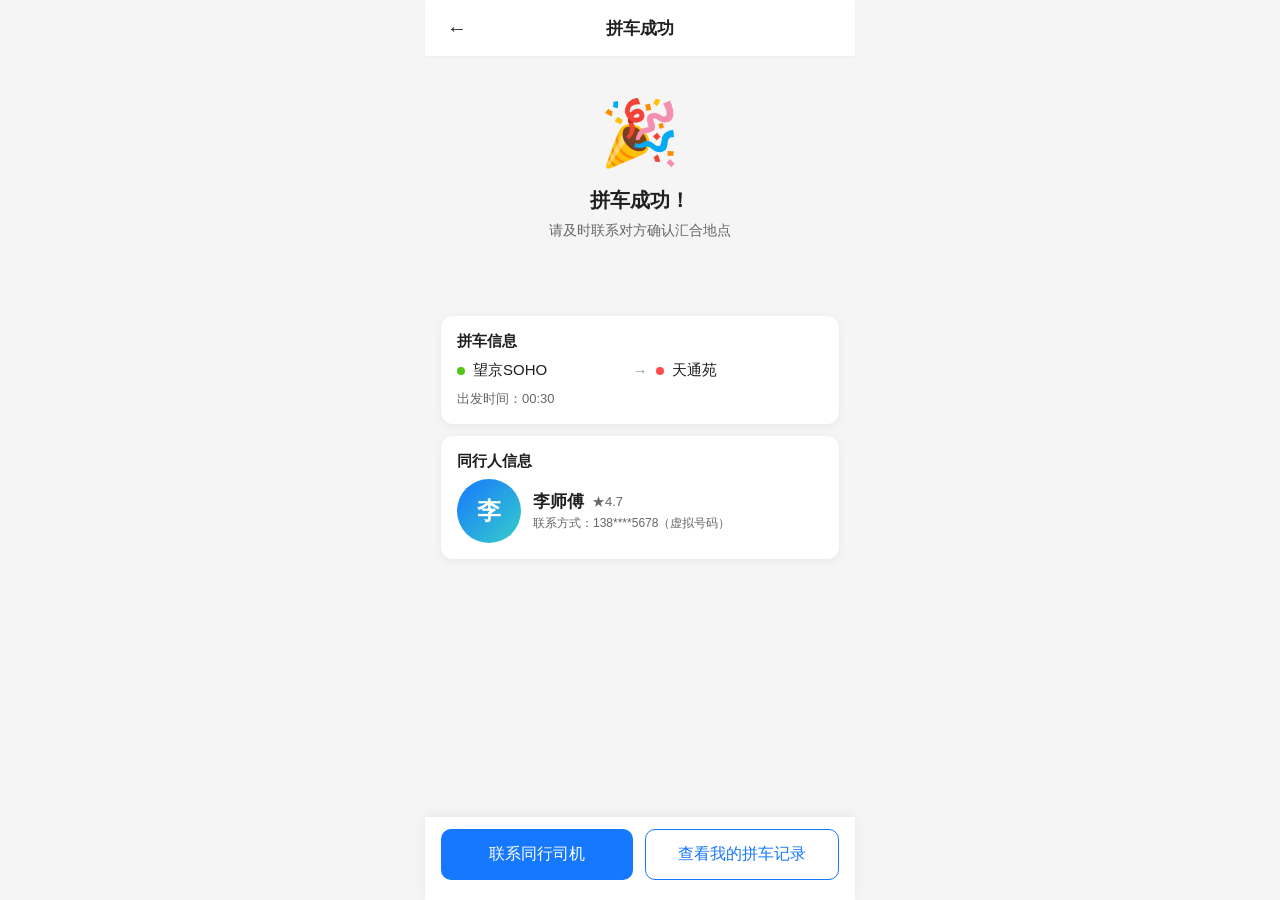
<file: success.html>
<!DOCTYPE html>
<html lang="zh-CN">
<head>
  <meta charset="UTF-8">
  <meta name="viewport" content="width=device-width, initial-scale=1.0, maximum-scale=1.0, user-scalable=no">
  <title>拼车成功</title>
  <link rel="stylesheet" href="css/style.css">
</head>
<body>
  <div class="app-container">
    <div class="app-header">
      <div class="back-btn" onclick="goBack()">←</div>
      <div class="title">拼车成功</div>
      <div class="header-action"></div>
    </div>

    <div class="success-page">
      <div class="success-icon">🎉</div>
      <div class="success-title">拼车成功！</div>
      <div class="success-desc">请及时联系对方确认汇合地点</div>
    </div>

    <div class="card">
      <div class="card-title">拼车信息</div>
      <div class="route-line" style="font-size:15px;">
        <span class="dot start"></span>
        <span class="addr">望京SOHO</span>
        <span class="arrow">→</span>
        <span class="dot end"></span>
        <span class="addr">天通苑</span>
      </div>
      <div class="text-sm text-secondary">出发时间：00:30</div>
    </div>

    <div class="card">
      <div class="card-title">同行人信息</div>
      <div class="profile-small">
        <div class="avatar avatar-lg">李</div>
        <div class="info">
          <div class="name-row">
            <span style="font-size:17px;font-weight:600;">李师傅</span>
            <span class="text-sm text-secondary">★4.7</span>
          </div>
          <div class="sub">联系方式：138****5678（虚拟号码）</div>
        </div>
      </div>
    </div>

    <div class="bottom-bar">
      <button class="btn btn-primary btn-block" onclick="showToast('正在拨出虚拟号码')">联系同行司机</button>
      <a href="circle.html" class="btn btn-outline btn-block">查看我的拼车记录</a>
    </div>
  </div>

  <script src="js/app.js"></script>
</body>
</html>
</file>
<file: css/style.css>
:root {
  --primary: #1677ff;
  --primary-dark: #0958d9;
  --success: #52c41a;
  --warning: #faad14;
  --danger: #ff4d4f;
  --bg: #f5f5f5;
  --card-bg: #ffffff;
  --text: #1f1f1f;
  --text-secondary: #666666;
  --text-tertiary: #999999;
  --border: #e8e8e8;
  --radius: 12px;
  --shadow: 0 2px 8px rgba(0, 0, 0, 0.06);
}

* {
  margin: 0;
  padding: 0;
  box-sizing: border-box;
}

html, body {
  font-family: -apple-system, BlinkMacSystemFont, "Segoe UI", Roboto, "Helvetica Neue", Arial, "PingFang SC", "Hiragino Sans GB", "Microsoft YaHei", sans-serif;
  background: var(--bg);
  color: var(--text);
  min-height: 100vh;
}

a {
  text-decoration: none;
  color: inherit;
}

button {
  border: none;
  background: none;
  font-family: inherit;
  cursor: pointer;
}

/* Mobile container */
.app-container {
  max-width: 430px;
  margin: 0 auto;
  background: var(--bg);
  min-height: 100vh;
  position: relative;
  padding-bottom: 80px;
}

/* Header */
.app-header {
  background: var(--card-bg);
  padding: 12px 16px;
  display: flex;
  align-items: center;
  justify-content: space-between;
  position: sticky;
  top: 0;
  z-index: 100;
  box-shadow: 0 1px 4px rgba(0,0,0,0.04);
}

.app-header .back-btn {
  width: 32px;
  height: 32px;
  display: flex;
  align-items: center;
  justify-content: center;
  font-size: 20px;
  color: var(--text);
}

.app-header .title {
  font-size: 17px;
  font-weight: 600;
  flex: 1;
  text-align: center;
}

.app-header .header-action {
  width: 32px;
  height: 32px;
  display: flex;
  align-items: center;
  justify-content: center;
  font-size: 20px;
  position: relative;
}

.app-header .badge {
  position: absolute;
  top: 2px;
  right: 2px;
  width: 8px;
  height: 8px;
  background: var(--danger);
  border-radius: 50%;
}

/* Tab bar */
.tab-bar {
  display: flex;
  background: var(--card-bg);
  border-bottom: 1px solid var(--border);
}

.tab-bar .tab {
  flex: 1;
  text-align: center;
  padding: 14px 0;
  font-size: 15px;
  color: var(--text-secondary);
  position: relative;
  font-weight: 500;
}

.tab-bar .tab.active {
  color: var(--primary);
  font-weight: 600;
}

.tab-bar .tab.active::after {
  content: '';
  position: absolute;
  bottom: 0;
  left: 50%;
  transform: translateX(-50%);
  width: 28px;
  height: 3px;
  background: var(--primary);
  border-radius: 2px;
}

.tab-panel {
  display: none;
}

.tab-panel.active {
  display: block;
}

/* Cards */
.card {
  background: var(--card-bg);
  border-radius: var(--radius);
  margin: 12px 16px;
  padding: 16px;
  box-shadow: var(--shadow);
}

.card-title {
  font-size: 15px;
  font-weight: 600;
  margin-bottom: 8px;
}

.card-desc {
  font-size: 13px;
  color: var(--text-secondary);
  line-height: 1.5;
}

/* Buttons */
.btn {
  display: inline-flex;
  align-items: center;
  justify-content: center;
  padding: 10px 16px;
  border-radius: 8px;
  font-size: 14px;
  font-weight: 500;
  transition: all 0.2s;
}

.btn-primary {
  background: var(--primary);
  color: #fff;
}

.btn-primary:active {
  background: var(--primary-dark);
}

.btn-outline {
  background: #fff;
  color: var(--primary);
  border: 1px solid var(--primary);
}

.btn-success {
  background: var(--success);
  color: #fff;
}

.btn-danger {
  background: #fff;
  color: var(--danger);
  border: 1px solid var(--danger);
}

.btn-gray {
  background: #f0f0f0;
  color: var(--text-secondary);
}

.btn-block {
  width: 100%;
  padding: 14px;
  font-size: 16px;
  border-radius: 10px;
}

.btn-sm {
  padding: 6px 12px;
  font-size: 13px;
}

/* Fixed bottom bar */
.bottom-bar {
  position: fixed;
  bottom: 0;
  left: 50%;
  transform: translateX(-50%);
  width: 100%;
  max-width: 430px;
  background: #fff;
  padding: 12px 16px 20px;
  display: flex;
  gap: 12px;
  box-shadow: 0 -2px 10px rgba(0,0,0,0.06);
  z-index: 90;
}

.bottom-bar .btn {
  flex: 1;
}

/* Avatar */
.avatar {
  width: 44px;
  height: 44px;
  border-radius: 50%;
  background: linear-gradient(135deg, #1677ff 0%, #36cfc9 100%);
  color: #fff;
  display: flex;
  align-items: center;
  justify-content: center;
  font-size: 16px;
  font-weight: 600;
  flex-shrink: 0;
}

.avatar-lg {
  width: 64px;
  height: 64px;
  font-size: 24px;
}

.avatar-sm {
  width: 32px;
  height: 32px;
  font-size: 12px;
}

/* List items */
.list-item {
  display: flex;
  align-items: flex-start;
  gap: 12px;
}

.list-item .content {
  flex: 1;
  min-width: 0;
}

.list-item .name {
  font-size: 15px;
  font-weight: 600;
}

.list-item .meta {
  font-size: 12px;
  color: var(--text-secondary);
  margin-top: 4px;
}

.list-item .action {
  flex-shrink: 0;
}

/* Tags */
.tag {
  display: inline-block;
  padding: 2px 8px;
  border-radius: 4px;
  font-size: 12px;
  margin-right: 6px;
}

.tag-primary {
  background: rgba(22, 119, 255, 0.1);
  color: var(--primary);
}

.tag-success {
  background: rgba(82, 196, 26, 0.1);
  color: var(--success);
}

.tag-warning {
  background: rgba(250, 173, 20, 0.1);
  color: var(--warning);
}

/* Route display */
.route-line {
  display: flex;
  align-items: center;
  gap: 8px;
  margin: 10px 0;
  font-size: 14px;
}

.route-line .dot {
  width: 8px;
  height: 8px;
  border-radius: 50%;
  flex-shrink: 0;
}

.route-line .dot.start { background: var(--success); }
.route-line .dot.end { background: var(--danger); }

.route-line .arrow {
  color: var(--text-tertiary);
  flex-shrink: 0;
}

.route-line .addr {
  flex: 1;
  overflow: hidden;
  text-overflow: ellipsis;
  white-space: nowrap;
}

/* Forms */
.form-group {
  margin-bottom: 16px;
}

.form-label {
  display: block;
  font-size: 14px;
  color: var(--text-secondary);
  margin-bottom: 8px;
}

.form-input {
  width: 100%;
  padding: 12px;
  border: 1px solid var(--border);
  border-radius: 8px;
  font-size: 15px;
  background: #fff;
}

.form-input:focus {
  outline: none;
  border-color: var(--primary);
}

.form-textarea {
  min-height: 80px;
  resize: none;
}

.option-group {
  display: flex;
  gap: 10px;
  flex-wrap: wrap;
}

.option {
  flex: 1;
  min-width: 120px;
  padding: 12px;
  border: 1px solid var(--border);
  border-radius: 8px;
  text-align: center;
  font-size: 14px;
  background: #fff;
}

.option.active {
  border-color: var(--primary);
  background: rgba(22, 119, 255, 0.06);
  color: var(--primary);
  font-weight: 600;
}

/* Modal */
.modal-overlay {
  position: fixed;
  top: 0;
  left: 0;
  right: 0;
  bottom: 0;
  background: rgba(0,0,0,0.5);
  display: none;
  align-items: center;
  justify-content: center;
  z-index: 200;
  padding: 20px;
}

.modal-overlay.active {
  display: flex;
}

.modal {
  background: #fff;
  border-radius: 16px;
  width: 100%;
  max-width: 360px;
  padding: 24px;
  text-align: center;
  animation: modalIn 0.2s ease;
}

@keyframes modalIn {
  from { transform: scale(0.9); opacity: 0; }
  to { transform: scale(1); opacity: 1; }
}

.modal-icon {
  font-size: 48px;
  margin-bottom: 12px;
}

.modal-title {
  font-size: 18px;
  font-weight: 600;
  margin-bottom: 8px;
}

.modal-desc {
  font-size: 14px;
  color: var(--text-secondary);
  line-height: 1.5;
  margin-bottom: 20px;
}

.modal-actions {
  display: flex;
  gap: 12px;
}

.modal-actions .btn {
  flex: 1;
}

/* Toast */
.toast {
  position: fixed;
  top: 60px;
  left: 50%;
  transform: translateX(-50%) translateY(-20px);
  background: rgba(0,0,0,0.75);
  color: #fff;
  padding: 10px 18px;
  border-radius: 20px;
  font-size: 14px;
  opacity: 0;
  pointer-events: none;
  transition: all 0.3s;
  z-index: 300;
}

.toast.show {
  opacity: 1;
  transform: translateX(-50%) translateY(0);
}

/* Home page */
.home-header {
  background: var(--card-bg);
  padding: 16px;
  display: flex;
  align-items: center;
  gap: 12px;
}

.home-header .status {
  flex: 1;
}

.home-header .status-label {
  font-size: 13px;
  color: var(--text-secondary);
}

.home-header .status-value {
  font-size: 16px;
  font-weight: 600;
}

.feature-grid {
  display: grid;
  grid-template-columns: repeat(4, 1fr);
  gap: 12px;
  padding: 16px;
  background: var(--card-bg);
}

.feature-item {
  display: flex;
  flex-direction: column;
  align-items: center;
  gap: 6px;
}

.feature-icon {
  width: 52px;
  height: 52px;
  border-radius: 14px;
  display: flex;
  align-items: center;
  justify-content: center;
  font-size: 24px;
}

.feature-icon.circle {
  background: linear-gradient(135deg, #1677ff, #69c0ff);
  color: #fff;
}

.feature-icon.shunlu {
  background: linear-gradient(135deg, #52c41a, #95de64);
  color: #fff;
}

.feature-icon.order {
  background: linear-gradient(135deg, #faad14, #ffd666);
  color: #fff;
}

.feature-icon.wallet {
  background: linear-gradient(135deg, #722ed1, #b37feb);
  color: #fff;
}

.feature-name {
  font-size: 12px;
  color: var(--text);
}

/* Empty state */
.empty-state {
  text-align: center;
  padding: 40px 20px;
  color: var(--text-secondary);
}

.empty-state .icon {
  font-size: 48px;
  margin-bottom: 12px;
}

.empty-state .text {
  font-size: 14px;
}

/* Success page */
.success-page {
  text-align: center;
  padding: 40px 20px;
}

.success-page .success-icon {
  font-size: 64px;
  margin-bottom: 16px;
}

.success-page .success-title {
  font-size: 20px;
  font-weight: 600;
  margin-bottom: 8px;
}

.success-page .success-desc {
  font-size: 14px;
  color: var(--text-secondary);
  margin-bottom: 24px;
}

/* Detail page */
.detail-section {
  margin-bottom: 16px;
}

.detail-section .section-title {
  font-size: 13px;
  color: var(--text-secondary);
  margin-bottom: 8px;
}

.detail-section .section-content {
  font-size: 15px;
  line-height: 1.6;
}

/* Profile small */
.profile-small {
  display: flex;
  align-items: center;
  gap: 12px;
}

.profile-small .info .name-row {
  display: flex;
  align-items: center;
  gap: 8px;
}

.profile-small .info .sub {
  font-size: 12px;
  color: var(--text-secondary);
  margin-top: 2px;
}

/* Shuttle line */
.shuttle-line {
  display: flex;
  justify-content: space-between;
  align-items: center;
  margin-bottom: 8px;
}

.shuttle-line .line-name {
  font-size: 16px;
  font-weight: 600;
}

.shuttle-line .price {
  font-size: 16px;
  color: var(--danger);
  font-weight: 600;
}

.time-tags {
  display: flex;
  gap: 8px;
  flex-wrap: wrap;
  margin: 10px 0;
}

.time-tag {
  padding: 4px 10px;
  background: #f0f0f0;
  border-radius: 4px;
  font-size: 12px;
  color: var(--text-secondary);
}

.time-tag.active {
  background: var(--primary);
  color: #fff;
}

/* Helper */
.text-center { text-align: center; }
.mt-8 { margin-top: 8px; }
.mt-12 { margin-top: 12px; }
.mb-8 { margin-bottom: 8px; }
.text-secondary { color: var(--text-secondary); }
.text-sm { font-size: 13px; }

/* Scrollable list */
.scroll-list {
  padding-bottom: 100px;
}

/* Profile page */
.profile-card {
  background: linear-gradient(135deg, #2c2c2c 0%, #4a4a4a 100%);
  color: #fff;
  border-radius: 0 0 20px 20px;
  padding: 20px 16px;
  margin: 0;
}

.profile-card .profile-header {
  display: flex;
  align-items: center;
  gap: 14px;
}

.profile-card .avatar {
  width: 60px;
  height: 60px;
  background: #d9d9d9;
  color: #666;
  font-size: 24px;
}

.profile-card .name-row {
  display: flex;
  align-items: center;
  gap: 8px;
  font-size: 18px;
  font-weight: 600;
}

.profile-card .stats-row {
  display: flex;
  gap: 16px;
  margin-top: 8px;
  font-size: 13px;
  color: rgba(255,255,255,0.75);
}

.profile-card .level-row {
  display: flex;
  align-items: center;
  justify-content: space-between;
  margin-top: 16px;
  padding-top: 16px;
  border-top: 1px solid rgba(255,255,255,0.1);
}

.profile-card .level-badge {
  display: flex;
  align-items: center;
  gap: 8px;
}

.profile-card .level-text {
  font-size: 16px;
  font-weight: 600;
  color: #f2d48a;
}

.profile-card .level-tag {
  padding: 2px 8px;
  background: rgba(242, 212, 138, 0.2);
  color: #f2d48a;
  border-radius: 4px;
  font-size: 12px;
}

.profile-card .growth-link {
  font-size: 13px;
  color: rgba(255,255,255,0.75);
}

/* Summary cards */
.summary-cards {
  display: grid;
  grid-template-columns: repeat(2, 1fr);
  gap: 12px;
  margin: 12px 16px;
}

.summary-card {
  background: var(--card-bg);
  border-radius: var(--radius);
  padding: 16px;
  display: flex;
  align-items: center;
  gap: 12px;
  box-shadow: var(--shadow);
}

.summary-card .icon {
  width: 40px;
  height: 40px;
  border-radius: 10px;
  display: flex;
  align-items: center;
  justify-content: center;
  font-size: 20px;
}

.summary-card .icon.wallet {
  background: #fff2e8;
}

.summary-card .icon.order {
  background: #f6ffed;
}

.summary-card .info .label {
  font-size: 15px;
  font-weight: 600;
}

.summary-card .info .value {
  font-size: 13px;
  color: var(--text-secondary);
  margin-top: 4px;
}

/* Menu list */
.menu-list {
  background: var(--card-bg);
  border-radius: var(--radius);
  margin: 12px 16px;
  padding: 0 16px;
  box-shadow: var(--shadow);
}

.menu-item {
  display: flex;
  align-items: center;
  justify-content: space-between;
  padding: 16px 0;
  border-bottom: 1px solid var(--border);
}

.menu-item:last-child {
  border-bottom: none;
}

.menu-item .left {
  display: flex;
  align-items: center;
  gap: 12px;
}

.menu-item .icon {
  width: 24px;
  height: 24px;
  display: flex;
  align-items: center;
  justify-content: center;
  font-size: 18px;
}

.menu-item .label {
  font-size: 15px;
}

.menu-item .arrow {
  color: var(--text-tertiary);
  font-size: 14px;
}

/* Highlight card */
.highlight-card {
  background: linear-gradient(135deg, #e6f4ff, #f0f9ff);
  margin: 12px 16px;
}
</file>
